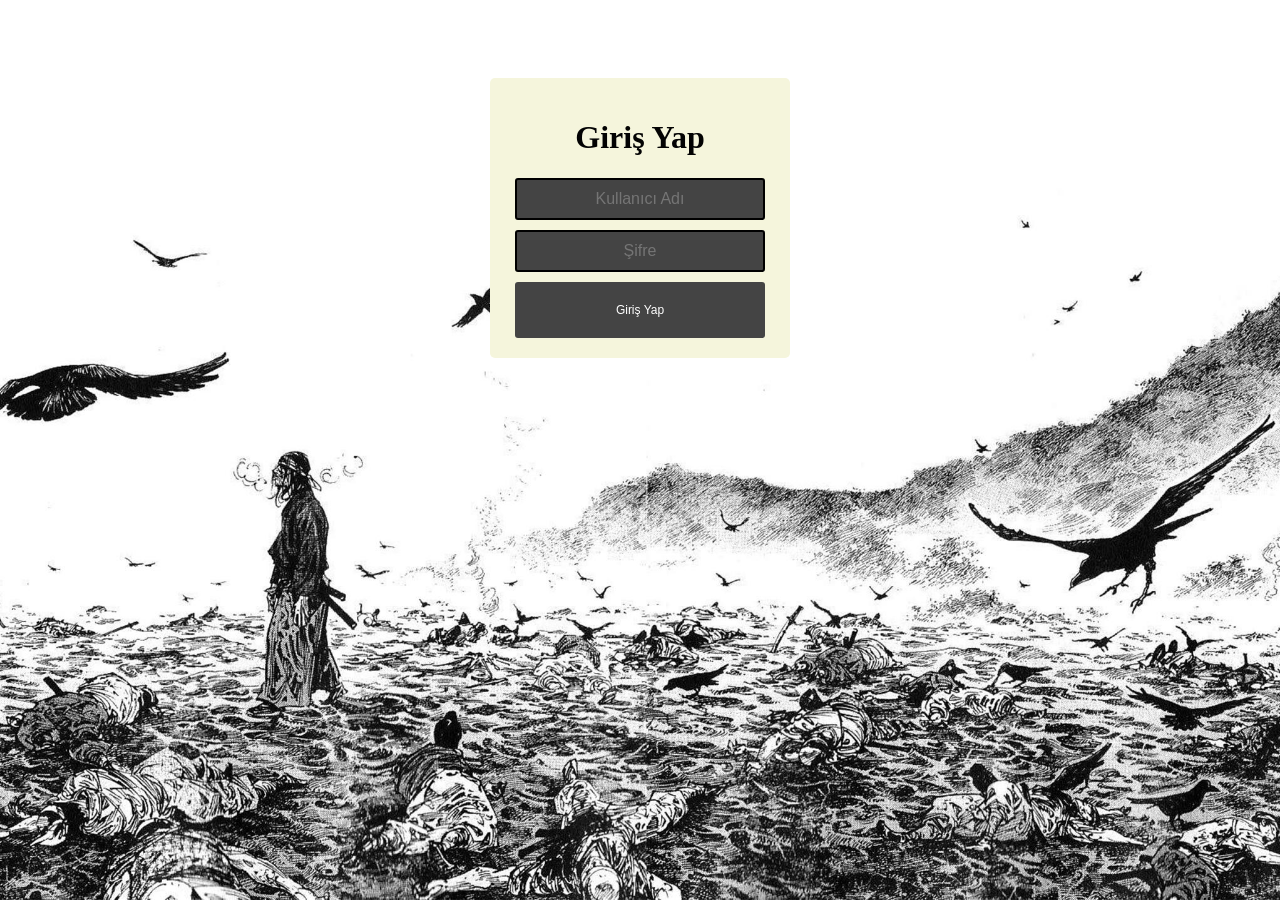
<file: index.html>
<!DOCTYPE html>
<html lang="tr">
<head>
	<meta charset="UTF-8">
	<meta http-equiv="X-UA-Compatible" content="IE=edge">
	<meta name="viewport" content="width=device-width, initial-scale=1.0">
	<title>Giriş Yap</title>
	<link rel="stylesheet" type="text/css" href="login.css">
</head>
<body>
	<div class="login">
		<div class="login-screen">
			<div class="app-title">
				<h1>Giriş Yap</h1>	
			</div>
		<form action="kayitkontrol.php" method="post">
			<div class="login-form">
				<div class="control-group">
					<input type="email" name="username" class="login-field" placeholder="Kullanıcı Adı" id="login-name">
					<label class="login-field-icon fui-user" for="login-name"></label>
				</div>
				<div class="control-group">
					<input type="password" name="password" class="login-field" placeholder="Şifre" id="login-pass">
					<label class="login-field-icon fui-user" for="login-pass"></label>
				</div>
				<button href="webproje.html" class="button button5">Giriş Yap</button>
			</div>
		</form>
		</div>
	</div>
</body>
</html>
</file>
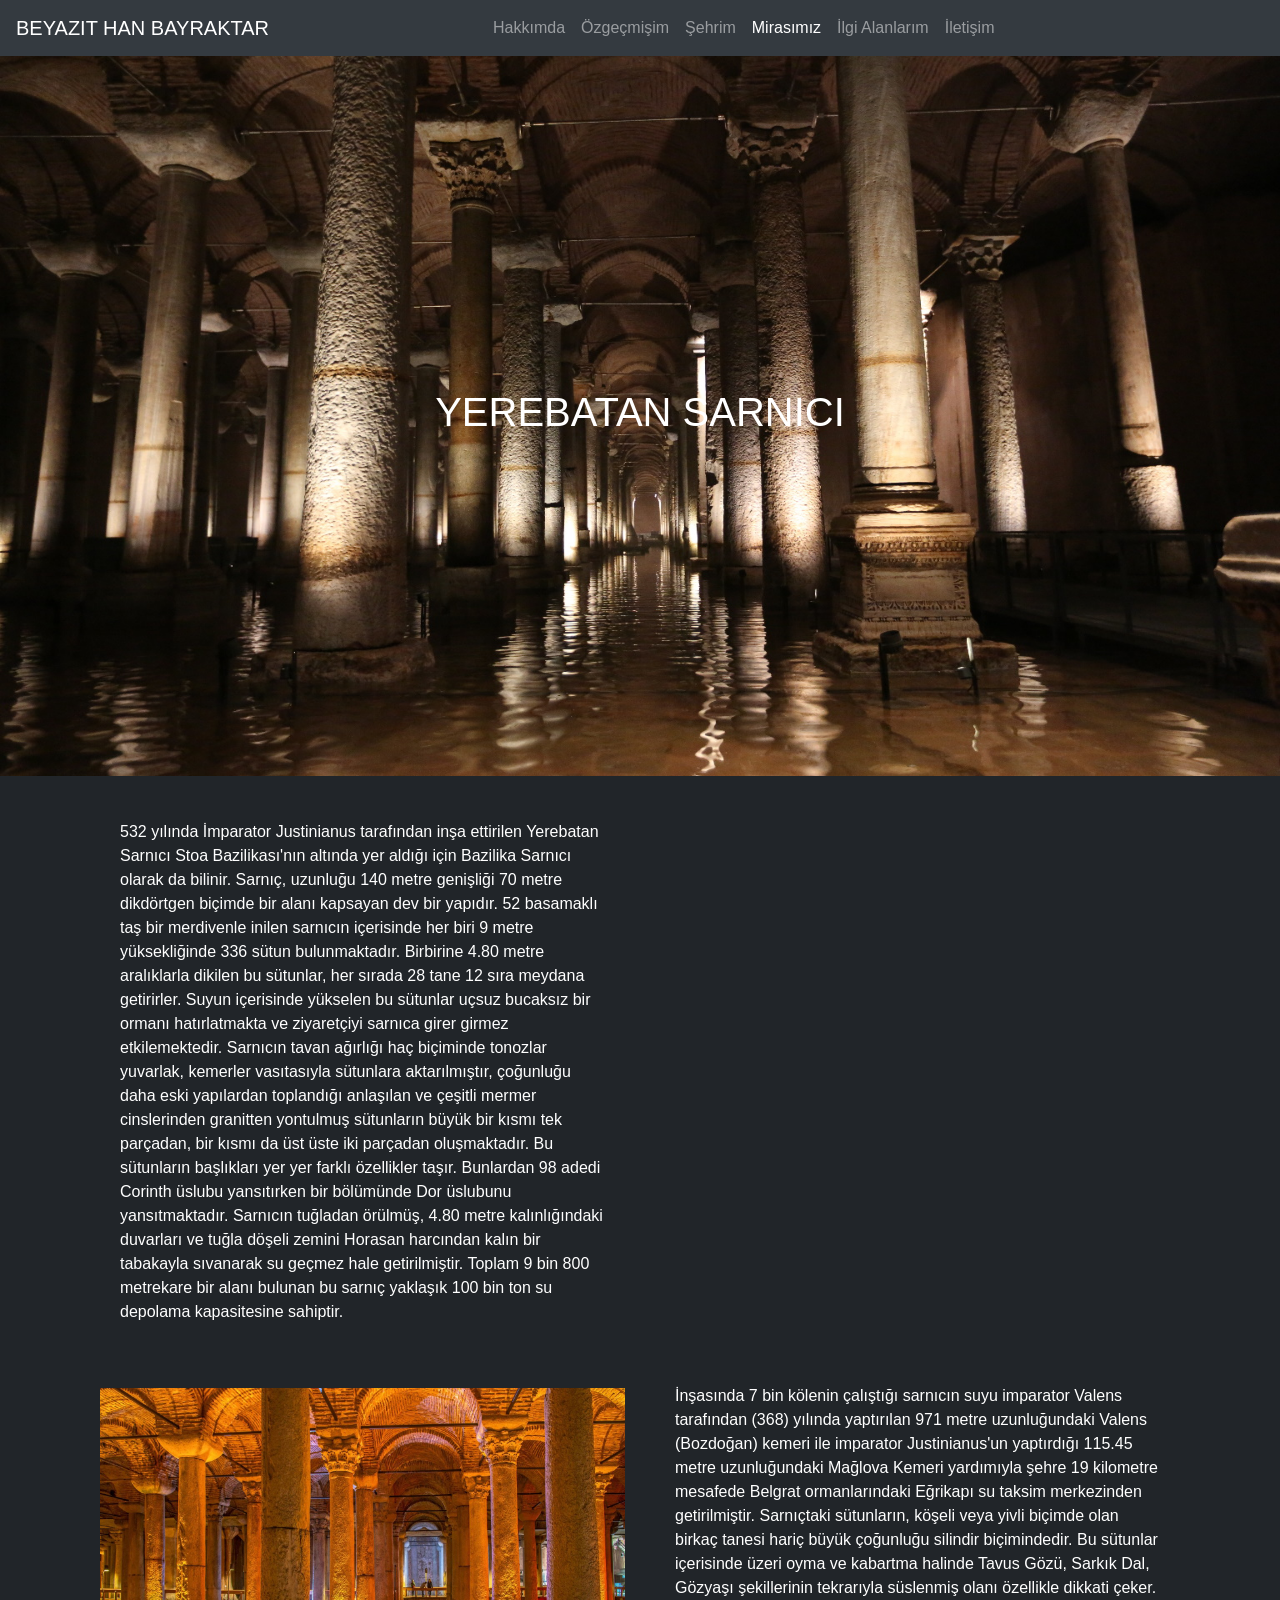
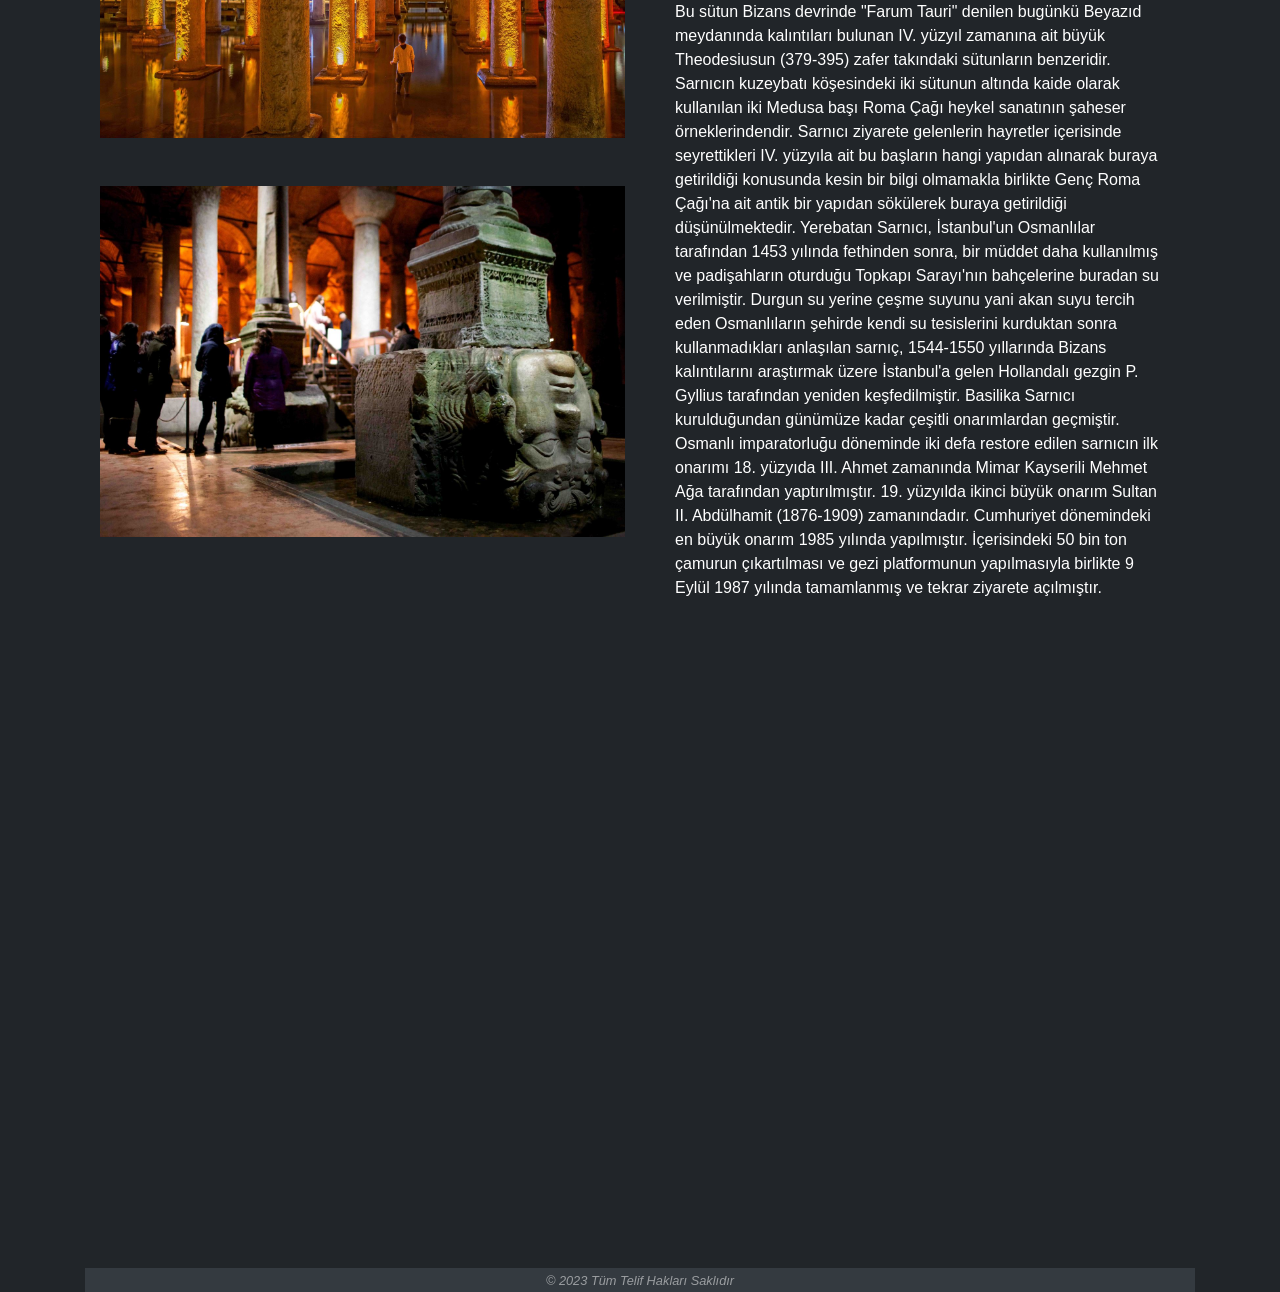
<file: mirasimiz.html>
<!DOCTYPE html>
<html lang="en">

<head>
  <meta charset="UTF-8">
  <meta http-equiv="X-UA-Compatible" content="IE=edge">
  <meta name="viewport" content="width=device-width, initial-scale=1.0">
  <title>Mirasımız</title>
  <link rel="stylesheet" href="https://cdn.jsdelivr.net/npm/bootstrap@4.6.2/dist/css/bootstrap.min.css"
    integrity="sha384-xOolHFLEh07PJGoPkLv1IbcEPTNtaed2xpHsD9ESMhqIYd0nLMwNLD69Npy4HI+N" crossorigin="anonymous">
  <style>
    body {
    background-color: #212529;
    margin: 0;
    padding: 0;
  }

    .header {
      position: relative;
      text-align: center;
    }

    .header img {
      width: 100%;
      height: auto;
    }

    .caption {
      position: absolute;
      top: 50%;
      left: 50%;
      transform: translate(-50%, -50%);
      color: white;
      text-align: center;
    }

    .row {
      margin: 20px 0;
    }

    .pg1,
    .pg2 {
      color: white;
      margin: 20px;
    }

    .ybs {
      width: 100%;
      height: auto;
    }
  </style>
</head>

<body>
  <nav class="navbar navbar-expand-lg navbar-dark bg-dark">
    <span class="navbar-brand mb-0 h1">BEYAZIT HAN BAYRAKTAR</span>
    <button class="navbar-toggler" type="button" data-toggle="collapse" data-target="#navbarSupportedContent"
      aria-controls="navbarSupportedContent" aria-expanded="false" aria-label="Toggle navigation">
      <span class="navbar-toggler-icon"></span>
    </button>
    <div class="mx-auto" style="width: 200px;"></div>
    <div class="collapse navbar-collapse" id="navbarSupportedContent">
      <ul class="navbar-nav">
        <li class="nav-item">
          <a class="nav-link" href="webproje.html">Hakkımda</a>
        </li>
        <li class="nav-item">
          <a class="nav-link" href="ozgecmisim.html">Özgeçmişim</a>
        </li>
        <li class="nav-item">
          <a class="nav-link" href="sehrim.html">Şehrim</a>
        </li>
        <li class="nav-item active">
          <a class="nav-link" href="mirasimiz.html">Mirasımız</a>
        </li>
        <li class="nav-item">
          <a class="nav-link" href="ilgialanlarim.html">İlgi Alanlarım</a>
        </li>
        <li class="nav-item">
          <a class="nav-link" href="iletisim.html">İletişim</a>
        </li>
      </ul>
    </div>
  </nav>
  <div class="header">
    <img class="img-fluid"
      src="miras1.jpg"
      alt="yerebatan-sarnici-acilis" />
    <div class="caption">
      <h1>YEREBATAN SARNICI</h1>
    </div>
  </div>
  <div class="container">
    <div class="row mt-4">
      <div class="col-lg-6 text-left">
        <p class="pg1">
          532 yılında İmparator Justinianus tarafından inşa ettirilen Yerebatan Sarnıcı Stoa Bazilikası'nın altında yer aldığı için Bazilika Sarnıcı olarak da bilinir. Sarnıç, uzunluğu 140 metre genişliği 70 metre dikdörtgen biçimde bir alanı kapsayan dev bir yapıdır. 52 basamaklı taş bir merdivenle inilen sarnıcın içerisinde her biri 9 metre yüksekliğinde 336 sütun bulunmaktadır. Birbirine 4.80 metre aralıklarla dikilen bu sütunlar, her sırada 28 tane 12 sıra meydana getirirler.
          Suyun içerisinde yükselen bu sütunlar uçsuz bucaksız bir ormanı hatırlatmakta ve ziyaretçiyi sarnıca girer girmez etkilemektedir. Sarnıcın tavan ağırlığı haç biçiminde tonozlar yuvarlak, kemerler vasıtasıyla sütunlara aktarılmıştır, çoğunluğu daha eski yapılardan toplandığı anlaşılan ve çeşitli mermer cinslerinden granitten yontulmuş sütunların büyük bir kısmı tek parçadan, bir kısmı da üst üste iki parçadan oluşmaktadır. Bu sütunların başlıkları yer yer farklı özellikler taşır. Bunlardan 98 adedi Corinth üslubu yansıtırken bir bölümünde Dor üslubunu yansıtmaktadır. Sarnıcın tuğladan örülmüş, 4.80 metre kalınlığındaki duvarları ve tuğla döşeli zemini Horasan harcından kalın bir tabakayla sıvanarak su geçmez hale getirilmiştir. Toplam 9 bin 800 metrekare bir alanı bulunan bu sarnıç yaklaşık 100 bin ton su depolama kapasitesine sahiptir.
        </p>
      </div>
      <div class="col-lg-6 mt-5">
        <div class="embed-responsive embed-responsive-16by9">
          <iframe class="embed-responsive-item"
            src="https://www.youtube.com/embed/NKOFNJhEKv8" title="YouTube video player" frameborder="0"
            allow="accelerometer; autoplay; clipboard-write; encrypted-media; gyroscope; picture-in-picture; web-share"
            allowfullscreen></iframe>
        </div>
      </div>
    </div>

    <div class="row">
      <div class="col-lg-6">
        <img class="ybs img-fluid mt-4"
          src="miras2.jpg"
          alt="istanbulresim">
          <img class="ybs img-fluid mt-5"
          src="miras3.jpg"
          alt="istanbulresim">
      </div>
      <div class="col-lg-6 text-left">
        <p class="pg2">
          İnşasında 7 bin kölenin çalıştığı sarnıcın suyu imparator Valens tarafından (368) yılında yaptırılan 971 metre uzunluğundaki Valens (Bozdoğan) kemeri ile imparator Justinianus'un yaptırdığı 115.45 metre uzunluğundaki Mağlova Kemeri yardımıyla şehre 19 kilometre mesafede Belgrat ormanlarındaki Eğrikapı su taksim merkezinden getirilmiştir. Sarnıçtaki sütunların, köşeli veya yivli biçimde olan birkaç tanesi hariç büyük çoğunluğu silindir biçimindedir. Bu sütunlar içerisinde üzeri oyma ve kabartma halinde Tavus Gözü, Sarkık Dal, Gözyaşı şekillerinin tekrarıyla süslenmiş olanı özellikle dikkati çeker. Bu sütun Bizans devrinde "Farum Tauri" denilen bugünkü Beyazıd meydanında kalıntıları bulunan IV. yüzyıl zamanına ait büyük Theodesiusun (379-395) zafer takındaki sütunların benzeridir. 
          Sarnıcın kuzeybatı köşesindeki iki sütunun altında kaide olarak kullanılan iki Medusa başı Roma Çağı heykel sanatının şaheser örneklerindendir. Sarnıcı ziyarete gelenlerin hayretler içerisinde seyrettikleri IV. yüzyıla ait bu başların hangi yapıdan alınarak buraya getirildiği konusunda kesin bir bilgi olmamakla birlikte Genç Roma Çağı'na ait antik bir yapıdan sökülerek buraya getirildiği düşünülmektedir.
          Yerebatan Sarnıcı, İstanbul'un Osmanlılar tarafından 1453 yılında fethinden sonra, bir müddet daha kullanılmış ve padişahların oturduğu Topkapı Sarayı'nın bahçelerine buradan su verilmiştir. Durgun su yerine çeşme suyunu yani akan suyu tercih eden Osmanlıların şehirde kendi su tesislerini kurduktan sonra kullanmadıkları anlaşılan sarnıç, 1544-1550 yıllarında Bizans kalıntılarını araştırmak üzere İstanbul'a gelen Hollandalı gezgin P. Gyllius tarafından yeniden keşfedilmiştir.
          Basilika Sarnıcı kurulduğundan günümüze kadar çeşitli onarımlardan geçmiştir. Osmanlı imparatorluğu döneminde iki defa restore edilen sarnıcın ilk onarımı 18. yüzyıda III. Ahmet zamanında Mimar Kayserili Mehmet Ağa tarafından yaptırılmıştır. 19. yüzyılda ikinci büyük onarım Sultan II. Abdülhamit (1876-1909) zamanındadır. Cumhuriyet dönemindeki en büyük onarım 1985 yılında yapılmıştır. İçerisindeki 50 bin ton çamurun çıkartılması ve gezi platformunun yapılmasıyla birlikte 9 Eylül 1987 yılında tamamlanmış ve tekrar ziyarete açılmıştır.
        </p>
      </div>
    </div>

    <div class="row">
      <div class="col-lg-12">
        <div class="embed-responsive embed-responsive-16by9">
          <iframe
            src="https://www.google.com/maps/embed?pb=!1m18!1m12!1m3!1d3010.7710559424486!2d28.97530307577567!3d41.008383971350455!2m3!1f0!2f0!3f0!3m2!1i1024!2i768!4f13.1!3m3!1m2!1s0x14cab9bde0c66ac9%3A0x60c02fe1ee6d8471!2zWWVyZWJhdGFuIFNhcm7EsWPEsQ!5e0!3m2!1str!2str!4v1684333555972!5m2!1str!2str"
            class="embed-responsive-item" style="border:0" allowfullscreen loading="lazy" referrerpolicy="no-referrer-when-downgrade"></iframe>
        </div>
      </div>
    </div>

    <footer class="bg-dark text-white-50 mt-3">
      <div class="container text-center">
        <small><i>&copy 2023 Tüm Telif Hakları Saklıdır</i></small>
      </div>
    </footer>
  </div>

  <script src="https://cdn.jsdelivr.net/npm/jquery@3.5.1/dist/jquery.slim.min.js"
    integrity="sha384-DfXdz2htPH0lsSSs5nCTpuj/zy4C+OGpamoFVy38MVBnE+IbbVYUew+OrCXaRkfj"
    crossorigin="anonymous"></script>
  <script src="https://cdn.jsdelivr.net/npm/popper.js@1.16.1/dist/umd/popper.min.js"
    integrity="sha384-9/reFTGAW83EW2RDu2S0VKaIzap3H66lZH81PoYlFhbGU+6BZp6G7niu735Sk7lN"
    crossorigin="anonymous"></script>
  <script src="https://cdn.jsdelivr.net/npm/bootstrap@4.6.2/dist/js/bootstrap.min.js"
    integrity="sha384-+sLIOodYLS7CIrQpBjl+C7nPvqq+FbNUBDunl/OZv93DB7Ln/533i8e/mZXLi/P+"
    crossorigin="anonymous"></script>
</body>

</html>
</file>
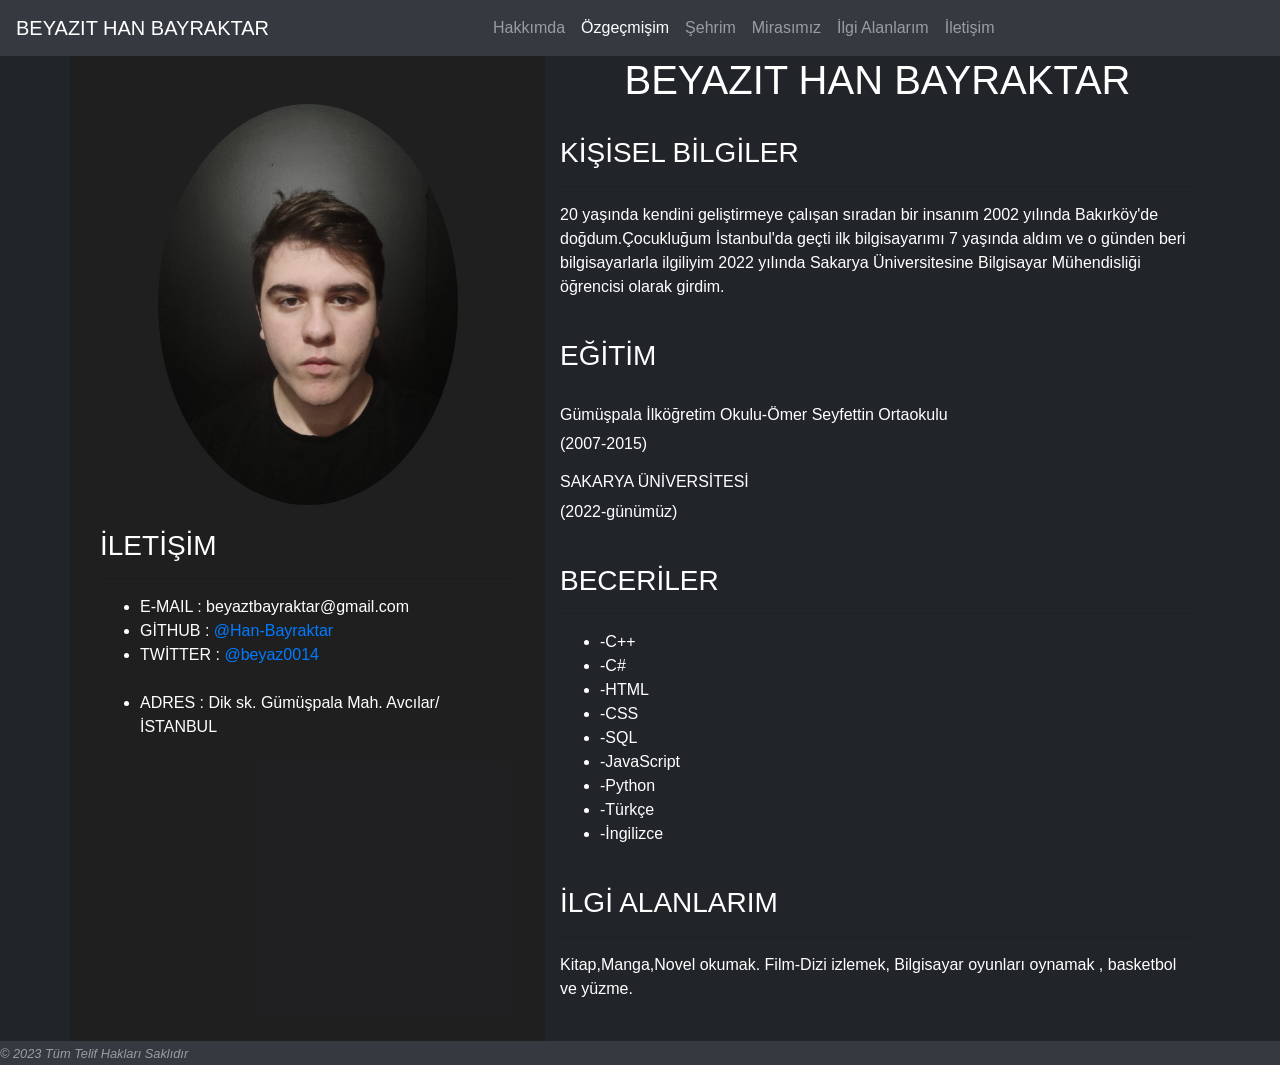
<file: ozgecmisim.html>
<!DOCTYPE html>
<html lang="en">
<head>
    <meta charset="UTF-8">
    <meta http-equiv="X-UA-Compatible" content="IE=edge">
    <meta name="viewport" content="width=device-width, initial-scale=1.0">
    <link rel="stylesheet" href="ozgecmisim.css">
    <title>Özgeçmiş(CV)</title>
    <link rel="stylesheet" href="https://cdn.jsdelivr.net/npm/bootstrap@4.6.2/dist/css/bootstrap.min.css" integrity="sha384-xOolHFLEh07PJGoPkLv1IbcEPTNtaed2xpHsD9ESMhqIYd0nLMwNLD69Npy4HI+N" crossorigin="anonymous">
</head>
<body>
    <nav class="navbar navbar-expand-lg navbar-dark bg-dark">
        <span class="navbar-brand mb-0 h5">BEYAZIT HAN BAYRAKTAR</span>
        <button class="navbar-toggler" type="button" data-toggle="collapse" data-target="#navbarSupportedContent" aria-controls="navbarSupportedContent" aria-expanded="false" aria-label="Toggle navigation">
          <span class="navbar-toggler-icon"></span>
        </button>
        <div class="mx-auto" style="width: 200px;"></div>
        <div class="collapse navbar-collapse" id="navbarSupportedContent">
          <ul class="navbar-nav">
            <li class="nav-item">
              <a class="nav-link" href="webproje.html" >Hakkımda</a>
            </li>
            <li class="nav-item active">
              <a class="nav-link" href="ozgecmisim.html" >Özgeçmişim</a>
            </li>
            <li class="nav-item">
              <a class="nav-link" href="sehrim.html" >Şehrim</a>
            </li>
            <li class="nav-item">
              <a class="nav-link" href="mirasimiz.html" >Mirasımız</a>
            </li>
            <li class="nav-item">
              <a class="nav-link" href="ilgialanlarim.html" >İlgi Alanlarım</a>
            </li>
            <li class="nav-item">
              <a class="nav-link" href="iletisim.html" >İletişim</a>
            </li>
          </ul>
      </div>
      </nav>
        <section class="sayfa">
            <div class="container ">
                <div class="row">
                    <div class="sütun1 col-lg-5 col-sm-12">
                        <div class="container d-inline-block h-100 ablok">
                            <img class="img-fluid rounded-circle mx-auto mt-5 d-block " src="cv.jpg"  width="300" height="300" alt="beyazıt">
                            <br>
                            <h3>İLETİŞİM</h3>
                            <hr>
                             <ul >
                              <li>E-MAIL : beyaztbayraktar@gmail.com</li>
                              <li>GİTHUB :<a href="https://github.com/Han-Bayraktar" target="_blank"> @Han-Bayraktar</a></li>
                              <li>TWİTTER :<a href="https://twitter.com/beyaz0014" target="_blank"> @beyaz0014</a></li><br>
                              <li>ADRES : Dik sk. Gümüşpala Mah. Avcılar/İSTANBUL</li><br>
                             </ul>
                        </div>
                    </div>
    
                    <div class="col-lg-7 col-sm-12 text-md-left">
                        <h1 class="text-center">BEYAZIT HAN BAYRAKTAR</h1>
                        <br>
                        <h3>KİŞİSEL BİLGİLER</h3>
                        <hr>
                        <p>20 yaşında kendini geliştirmeye çalışan sıradan bir insanım 2002 yılında Bakırköy'de doğdum.Çocukluğum İstanbul'da geçti ilk bilgisayarımı 7 yaşında aldım ve o günden beri bilgisayarlarla ilgiliyim 2022 yılında Sakarya Üniversitesine Bilgisayar Mühendisliği öğrencisi olarak girdim.
                        </p>
                        <br>
    
                        <h3>EĞİTİM</h3>
                        <hr>
                        <h6>Gümüşpala İlköğretim Okulu-Ömer Seyfettin Ortaokulu</h6>
                        <p>(2007-2015)<br>
                        </p>
    
                        <h6>SAKARYA ÜNİVERSİTESİ</h6>
                        <p>(2022-günümüz)<br> 
                        </p><br>
    
                        <h3>BECERİLER</h3>
                        <hr>
                        <p>
                            <ul>
                                <li>-C++</li>
                                <li>-C#</li>
                                <li>-HTML</li>
                                <li>-CSS</li>
                                <li>-SQL</li>
                                <li>-JavaScript</li>
                                <li>-Python</li>
                                <li>-Türkçe</li>
                                <li>-İngilizce</li>
                            </ul>
                        </p><br>
    
                        <h3>İLGİ ALANLARIM</h3>
                        <hr>
                        <p>Kitap,Manga,Novel okumak. Film-Dizi izlemek, Bilgisayar oyunları oynamak , basketbol ve yüzme.</p><br>
                        
                    </div>
                </div>
            </div>
        </section> 
        <footer class="bg-dark text-white-50 ">
   
          <small><i>&copy 2023 Tüm Telif Hakları Saklıdır</i></small>
           
      </footer>
    <script src="https://cdn.jsdelivr.net/npm/jquery@3.5.1/dist/jquery.slim.min.js" integrity="sha384-DfXdz2htPH0lsSSs5nCTpuj/zy4C+OGpamoFVy38MVBnE+IbbVYUew+OrCXaRkfj" crossorigin="anonymous"></script>
    <script src="https://cdn.jsdelivr.net/npm/popper.js@1.16.1/dist/umd/popper.min.js" integrity="sha384-9/reFTGAW83EW2RDu2S0VKaIzap3H66lZH81PoYlFhbGU+6BZp6G7niu735Sk7lN" crossorigin="anonymous"></script>
    <script src="https://cdn.jsdelivr.net/npm/bootstrap@4.6.2/dist/js/bootstrap.min.js" integrity="sha384-+sLIOodYLS7CIrQpBjl+C7nPvqq+FbNUBDunl/OZv93DB7Ln/533i8e/mZXLi/P+" crossorigin="anonymous"></script>
</body>
</html>
</file>
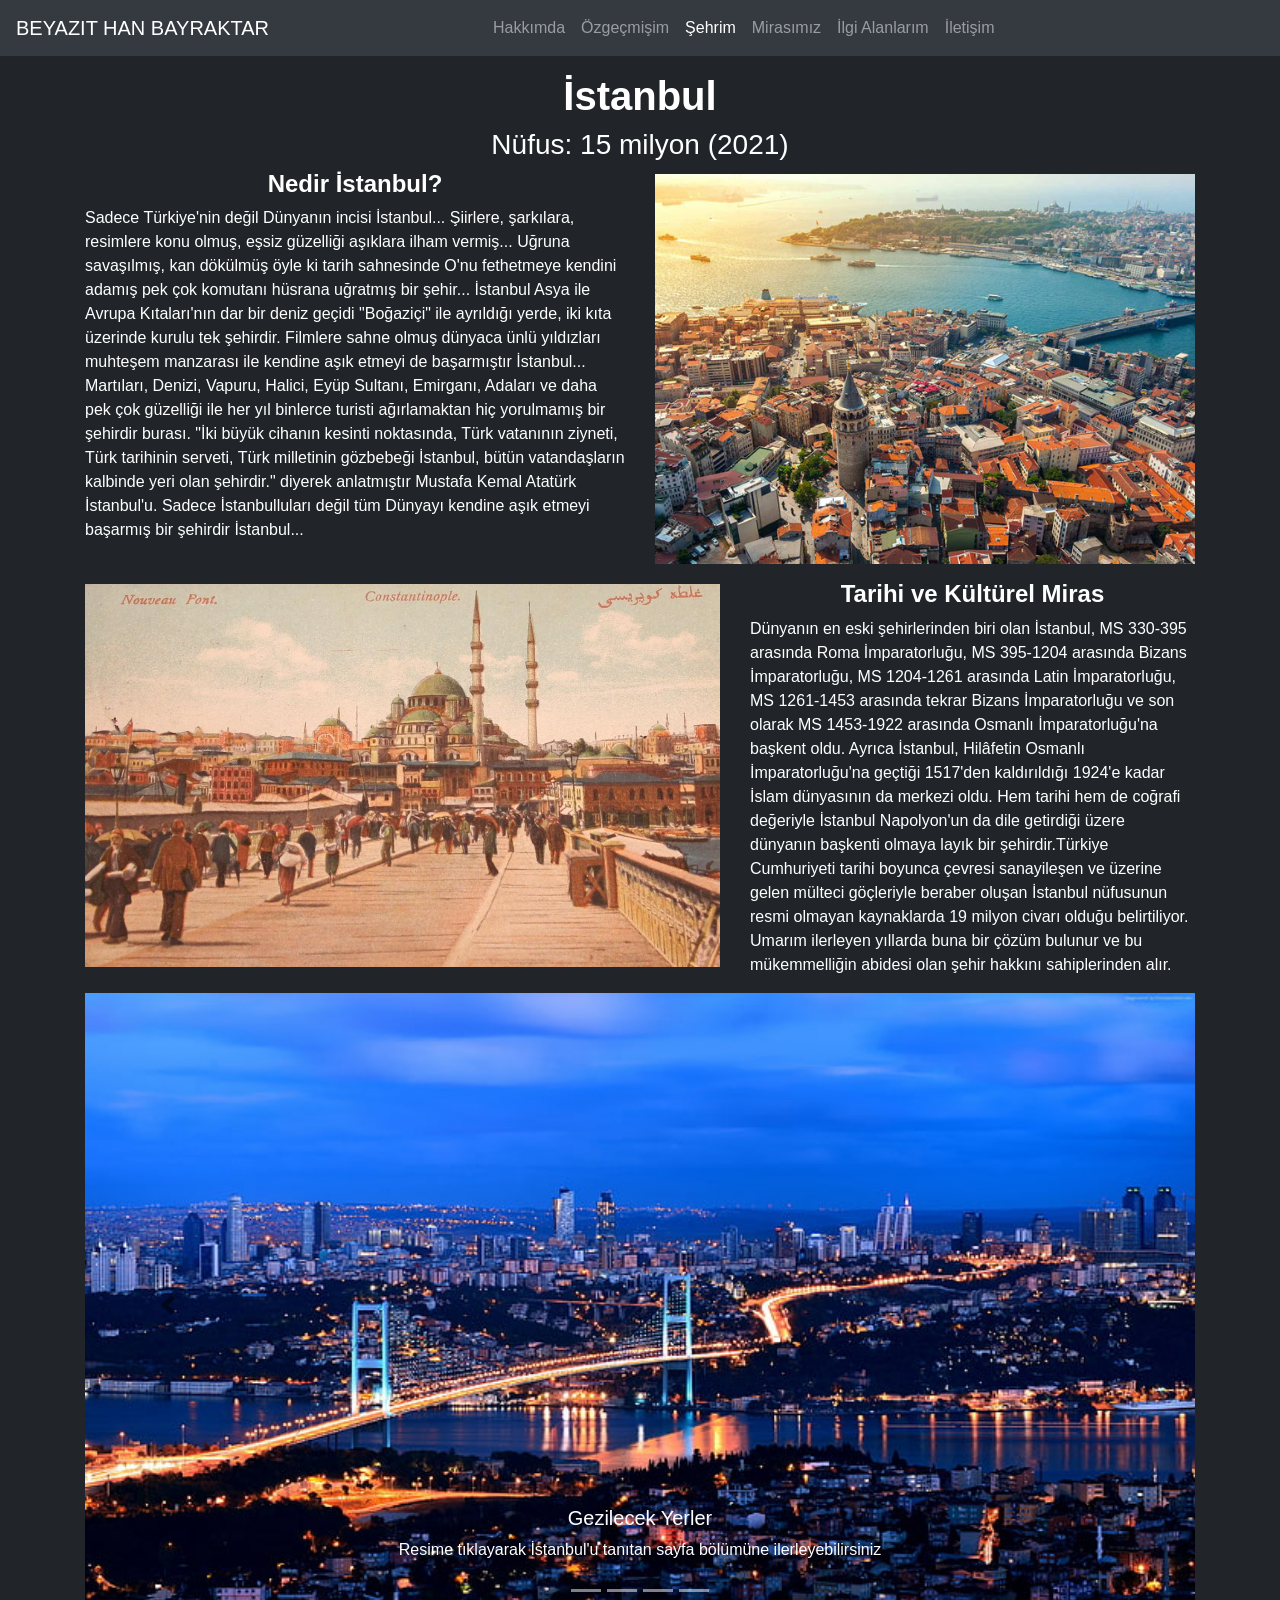
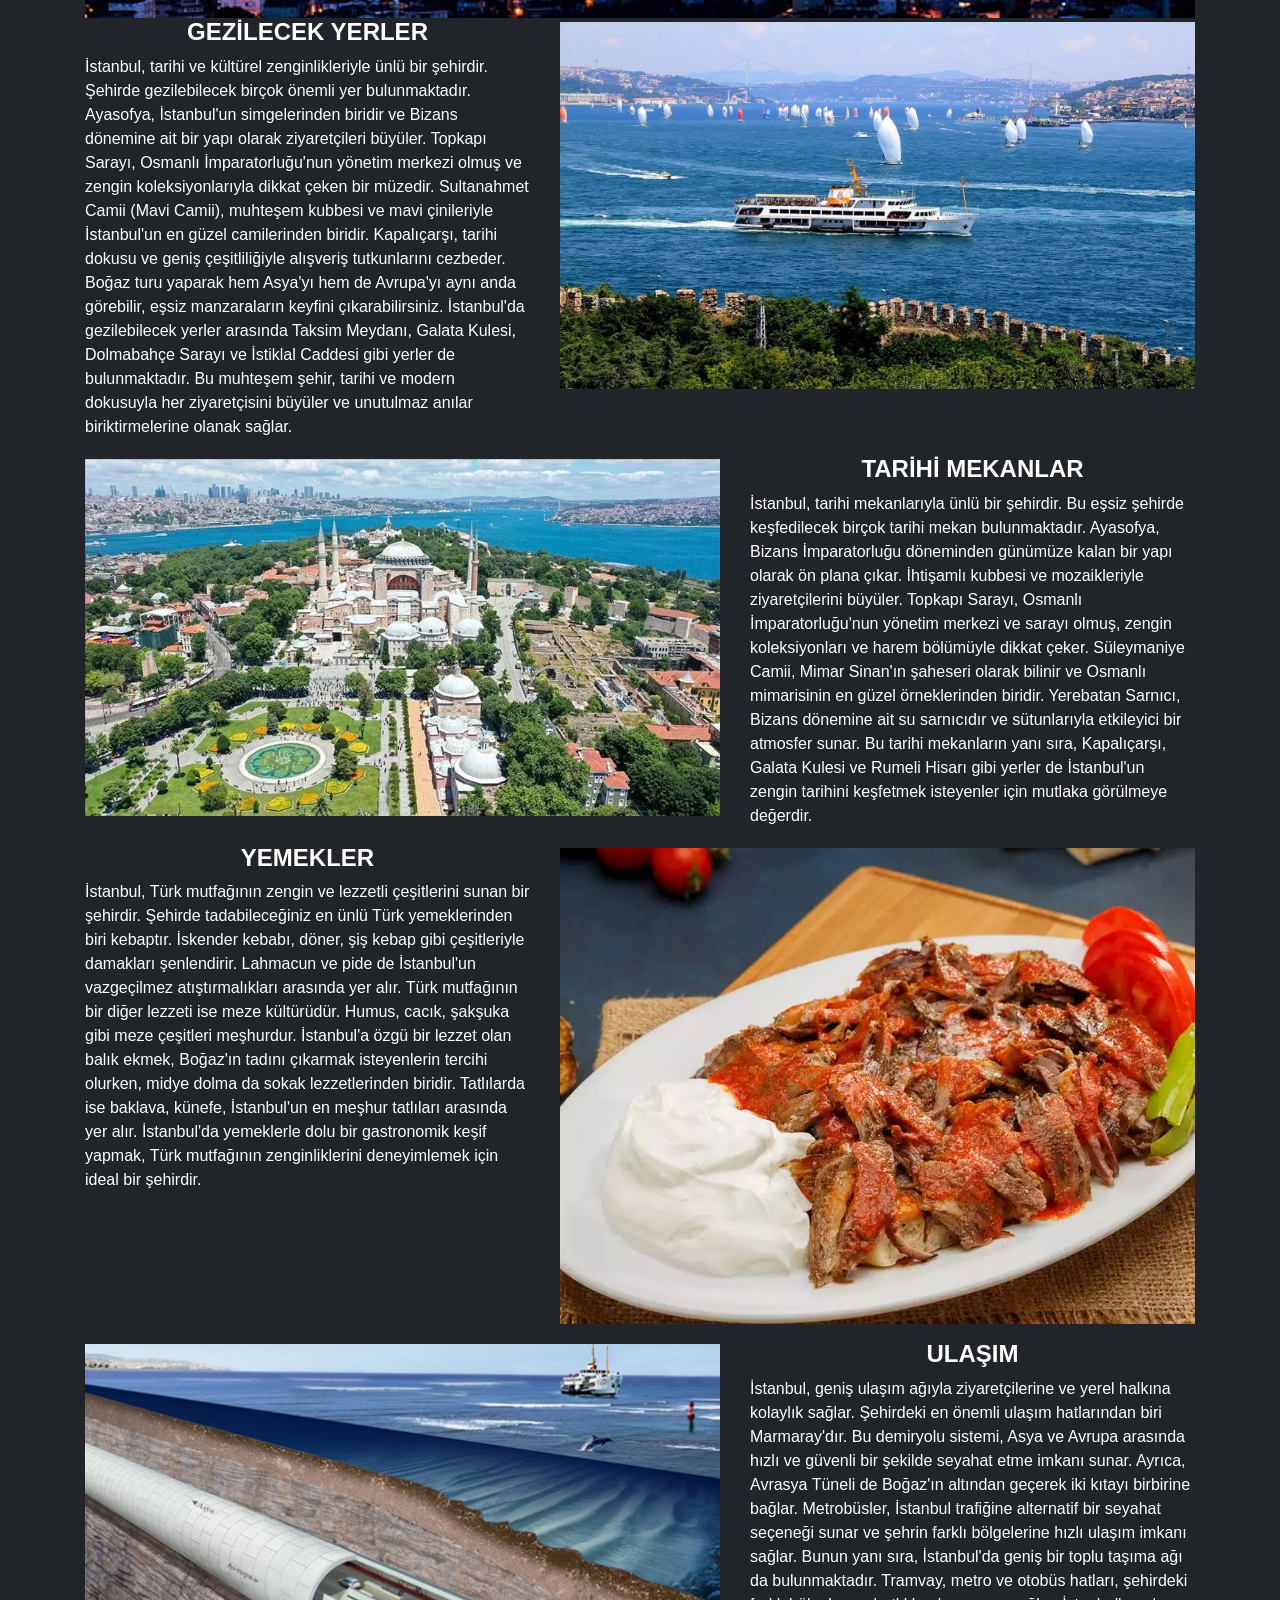
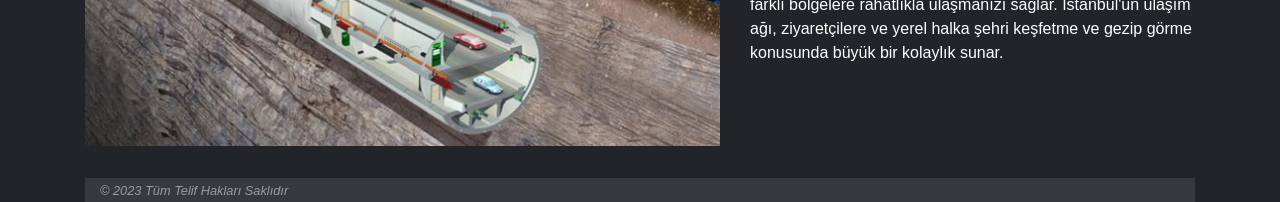
<file: sehrim.html>
<!DOCTYPE html>
<html lang="en">

<head>
  <meta charset="UTF-8">
  <meta http-equiv="X-UA-Compatible" content="IE=edge">
  <meta name="viewport" content="width=device-width, initial-scale=1.0">
  <title>Şehrim</title>
  <link rel="stylesheet" href="https://cdn.jsdelivr.net/npm/bootstrap@4.6.2/dist/css/bootstrap.min.css"
    integrity="sha384-xOolHFLEh07PJGoPkLv1IbcEPTNtaed2xpHsD9ESMhqIYd0nLMwNLD69Npy4HI+N" crossorigin="anonymous">
  <link rel="stylesheet" href="sehrim.css">
  <style>
    .carousel-item img {
      object-fit: cover;
    }
  </style>
</head>

<body>
  <nav class="navbar navbar-expand-lg navbar-dark bg-dark">
    <span class="navbar-brand mb-0 h1">BEYAZIT HAN BAYRAKTAR</span>
    <button class="navbar-toggler" type="button" data-toggle="collapse" data-target="#navbarSupportedContent"
      aria-controls="navbarSupportedContent" aria-expanded="false" aria-label="Toggle navigation">
      <span class="navbar-toggler-icon"></span>
    </button>
    <div class="mx-auto" style="width: 200px;"></div>
    <div class="collapse navbar-collapse" id="navbarSupportedContent">
      <ul class="navbar-nav">
        <li class="nav-item">
          <a class="nav-link" href="webproje.html">Hakkımda</a>
        </li>
        <li class="nav-item">
          <a class="nav-link" href="ozgecmisim.html">Özgeçmişim</a>
        </li>
        <li class="nav-item active">
          <a class="nav-link" href="sehrim.html">Şehrim</a>
        </li>
        <li class="nav-item">
          <a class="nav-link" href="mirasimiz.html">Mirasımız</a>
        </li>
        <li class="nav-item">
          <a class="nav-link" href="ilgialanlarim.html">İlgi Alanlarım</a>
        </li>
        <li class="nav-item">
          <a class="nav-link" href="iletisim.html">İletişim</a>
        </li>
      </ul>
    </div>
  </nav>
  <div class="container">
    <h1 class="text-center font-weight-bold mt-3">İstanbul</h1>
    <h3 class="text-center">Nüfus: 15 milyon (2021)</h3>

    <div class="row">
      <div class="col-md-6 text-left">
        <h4 class="text-center font-weight-bold">Nedir İstanbul?</h4>
        <p>Sadece Türkiye'nin değil Dünyanın incisi İstanbul... Şiirlere, şarkılara, resimlere konu olmuş, eşsiz güzelliği aşıklara ilham vermiş... Uğruna savaşılmış, kan dökülmüş öyle ki tarih sahnesinde O'nu fethetmeye kendini adamış pek çok komutanı hüsrana uğratmış bir şehir...

          İstanbul Asya ile Avrupa Kıtaları'nın dar bir deniz geçidi "Boğaziçi" ile ayrıldığı yerde, iki kıta üzerinde kurulu tek şehirdir. Filmlere sahne olmuş dünyaca ünlü yıldızları muhteşem manzarası ile kendine aşık etmeyi de başarmıştır İstanbul... Martıları, Denizi, Vapuru, Halici, Eyüp Sultanı, Emirganı, Adaları ve daha pek çok güzelliği ile her yıl binlerce turisti ağırlamaktan hiç yorulmamış bir şehirdir burası. 
          
          "İki büyük cihanın kesinti noktasında, Türk vatanının ziyneti, Türk tarihinin serveti, Türk milletinin gözbebeği İstanbul, bütün vatandaşların kalbinde yeri olan şehirdir." diyerek anlatmıştır Mustafa Kemal Atatürk İstanbul'u. Sadece İstanbulluları değil tüm Dünyayı kendine aşık etmeyi başarmış bir şehirdir İstanbul...
        </p>
      </div>
      <div class="col-md-6">
        <img class="mt-1 mb-3 img-fluid" src="şehir1.jpg" alt="istanbulresim">
      </div>
    </div>

    <div class="row">
      <div class="col-md-7">
        <img class="mt-1 mb-3 img-fluid" src="şehir2.jpg" alt="istanbulresim">
    </div>
    <div class="col-md-5 text-left">
      <h4 class="text-center font-weight-bold">Tarihi ve Kültürel Miras</h4>
      <p>Dünyanın en eski şehirlerinden biri olan İstanbul, MS 330-395 arasında Roma İmparatorluğu, MS 395-1204 arasında Bizans İmparatorluğu, MS 1204-1261 arasında Latin İmparatorluğu, MS 1261-1453 arasında tekrar Bizans İmparatorluğu ve son olarak MS 1453-1922 arasında Osmanlı İmparatorluğu'na başkent oldu. Ayrıca İstanbul, Hilâfetin Osmanlı İmparatorluğu'na geçtiği 1517'den kaldırıldığı 1924'e kadar İslam dünyasının da merkezi oldu.
        Hem tarihi hem de coğrafi değeriyle İstanbul Napolyon'un da dile getirdiği üzere dünyanın başkenti olmaya layık bir şehirdir.Türkiye Cumhuriyeti tarihi boyunca çevresi sanayileşen ve üzerine gelen mülteci göçleriyle beraber oluşan İstanbul nüfusunun resmi olmayan kaynaklarda 19 milyon civarı olduğu belirtiliyor. Umarım ilerleyen yıllarda buna bir çözüm bulunur ve bu mükemmelliğin abidesi olan şehir hakkını sahiplerinden alır.</p>
    </div>
  </div>

  <div id="carouselExampleIndicators" class="carousel slide" data-ride="carousel">
    <ol class="carousel-indicators">
      <li data-target="#carouselExampleIndicators" data-slide-to="0" class="active"></li>
      <li data-target="#carouselExampleIndicators" data-slide-to="1"></li>
      <li data-target="#carouselExampleIndicators" data-slide-to="2"></li>
      <li data-target="#carouselExampleIndicators" data-slide-to="3"></li>
    </ol>
    <div class="carousel-inner">
      <div class="carousel-item active">
        <a href="#gezilecekyer"><img class="d-block w-100" src="şehir3.jpg" alt="İstanbul 1"></a>
        <div class="carousel-caption d-none d-md-block">
          <h5>Gezilecek Yerler</h5>
          <p>Resime tıklayarak İstanbul'u tanıtan sayfa bölümüne ilerleyebilirsiniz</p>
        </div>
      </div>
      <div class="carousel-item">
        <a href="#tarihimekan"><img class="d-block w-100" src="şehir4.jpg" alt="İstanbul 1"></a>
        <div class="carousel-caption d-none d-md-block">
          <h5>Tarihi Mekanlar</h5>
          <p>Resime tıklayarak İstanbul'u tanıtan sayfa bölümüne ilerleyebilirsinizt</p>
        </div>
      </div>
      <div class="carousel-item">
        <a href="#yemek"><img class="d-block w-100" src="şehir5.jpg" alt="İstanbul 1"></a>
        <div class="carousel-caption d-none d-md-block">
          <h5>Yemekler</h5>
          <p>Resime tıklayarak İstanbul'u tanıtan sayfa bölümüne ilerleyebilirsiniz</p>
        </div>
      </div>
      <div class="carousel-item">
        <a href="#ulasim"><img class="d-block w-100" src="şehir6.jpg" alt="İstanbul 1"></a>
        <div class="carousel-caption d-none d-md-block">
          <h5>Ulaşım</h5>
          <p>Resime tıklayarak İstanbul'u tanıtan sayfa bölümüne ilerleyebilirsiniz</p>
        </div>
      </div>
    </div>
    <a class="carousel-control-prev" href="#carouselExampleIndicators" role="button" data-slide="prev">
      <span class="carousel-control-prev-icon" aria-hidden="true"></span>
      <span class="sr-only">Previous</span>
    </a>
    <a class="carousel-control-next" href="#carouselExampleIndicators" role="button" data-slide="next">
      <span class="carousel-control-next-icon" aria-hidden="true"></span>
      <span class="sr-only">Next</span>
    </a>
  </div>

  <div class="row">
    <a name="gezilecekyer"></a>
    <div class="col-md-5 text-left">
      <h4 class="text-center font-weight-bold">GEZİLECEK YERLER</h4>
      <p>İstanbul, tarihi ve kültürel zenginlikleriyle ünlü bir şehirdir. Şehirde gezilebilecek birçok önemli yer bulunmaktadır. Ayasofya, İstanbul'un simgelerinden biridir ve Bizans dönemine ait bir yapı olarak ziyaretçileri büyüler. Topkapı Sarayı, Osmanlı İmparatorluğu'nun yönetim merkezi olmuş ve zengin koleksiyonlarıyla dikkat çeken bir müzedir. Sultanahmet Camii (Mavi Camii), muhteşem kubbesi ve mavi çinileriyle İstanbul'un en güzel camilerinden biridir. Kapalıçarşı, tarihi dokusu ve geniş çeşitliliğiyle alışveriş tutkunlarını cezbeder. Boğaz turu yaparak hem Asya'yı hem de Avrupa'yı aynı anda görebilir, eşsiz manzaraların keyfini çıkarabilirsiniz. İstanbul'da gezilebilecek yerler arasında Taksim Meydanı, Galata Kulesi, Dolmabahçe Sarayı ve İstiklal Caddesi gibi yerler de bulunmaktadır. Bu muhteşem şehir, tarihi ve modern dokusuyla her ziyaretçisini büyüler ve unutulmaz anılar biriktirmelerine olanak sağlar.</p>
    </div>
    <div class="col-md-7">
      <img class="mt-1 mb-3 img-fluid" src="şehir7.jpg" alt="istanbulresim">
    </div>
  </div>

  <div class="row">
    <a name="tarihimekan"></a>
    <div class="col-md-7">
      <img class="mt-1 mb-3 img-fluid" src="şehir8.webp" alt="istanbulresim">
    </div>
    <div class="col-md-5 text-left">
      <h4 class="text-center font-weight-bold">TARİHİ MEKANLAR</h4>
      <p>İstanbul, tarihi mekanlarıyla ünlü bir şehirdir. Bu eşsiz şehirde keşfedilecek birçok tarihi mekan bulunmaktadır. Ayasofya, Bizans İmparatorluğu döneminden günümüze kalan bir yapı olarak ön plana çıkar. İhtişamlı kubbesi ve mozaikleriyle ziyaretçilerini büyüler. Topkapı Sarayı, Osmanlı İmparatorluğu'nun yönetim merkezi ve sarayı olmuş, zengin koleksiyonları ve harem bölümüyle dikkat çeker. Süleymaniye Camii, Mimar Sinan'ın şaheseri olarak bilinir ve Osmanlı mimarisinin en güzel örneklerinden biridir. Yerebatan Sarnıcı, Bizans dönemine ait su sarnıcıdır ve sütunlarıyla etkileyici bir atmosfer sunar. Bu tarihi mekanların yanı sıra, Kapalıçarşı, Galata Kulesi ve Rumeli Hisarı gibi yerler de İstanbul'un zengin tarihini keşfetmek isteyenler için mutlaka görülmeye değerdir.</p>
    </div>
  </div>

  <div class="row">
    <a name="yemek"></a>
    <div class="col-md-5 text-left">
      <h4 class="text-center font-weight-bold">YEMEKLER</h4>
      <p>İstanbul, Türk mutfağının zengin ve lezzetli çeşitlerini sunan bir şehirdir. Şehirde tadabileceğiniz en ünlü Türk yemeklerinden biri kebaptır. İskender kebabı, döner, şiş kebap gibi çeşitleriyle damakları şenlendirir. Lahmacun ve pide de İstanbul'un vazgeçilmez atıştırmalıkları arasında yer alır. Türk mutfağının bir diğer lezzeti ise meze kültürüdür. Humus, cacık, şakşuka gibi meze çeşitleri meşhurdur. İstanbul'a özgü bir lezzet olan balık ekmek, Boğaz'ın tadını çıkarmak isteyenlerin tercihi olurken, midye dolma da sokak lezzetlerinden biridir. Tatlılarda ise baklava, künefe, İstanbul'un en meşhur tatlıları arasında yer alır. İstanbul'da yemeklerle dolu bir gastronomik keşif yapmak, Türk mutfağının zenginliklerini deneyimlemek için ideal bir şehirdir.</p>
    </div>
    <div class="col-md-7">
      <img class="mt-1 mb-3 img-fluid" src="şehir9.webp" alt="istanbulresim">
    </div>
  </div>

  <div class="row">
    <a name="ulasim"></a>
    <div class="col-md-7">
      <img class="mt-1 mb-3 img-fluid" src="şehir10.jpg" alt="istanbulresim">
    </div>
    <div class="col-md-5 text-left">
      <h4 class="text-center font-weight-bold">ULAŞIM</h4>
      <p>İstanbul, geniş ulaşım ağıyla ziyaretçilerine ve yerel halkına kolaylık sağlar. Şehirdeki en önemli ulaşım hatlarından biri Marmaray'dır. Bu demiryolu sistemi, Asya ve Avrupa arasında hızlı ve güvenli bir şekilde seyahat etme imkanı sunar. Ayrıca, Avrasya Tüneli de Boğaz'ın altından geçerek iki kıtayı birbirine bağlar. Metrobüsler, İstanbul trafiğine alternatif bir seyahat seçeneği sunar ve şehrin farklı bölgelerine hızlı ulaşım imkanı sağlar. Bunun yanı sıra, İstanbul'da geniş bir toplu taşıma ağı da bulunmaktadır. Tramvay, metro ve otobüs hatları, şehirdeki farklı bölgelere rahatlıkla ulaşmanızı sağlar. İstanbul'un ulaşım ağı, ziyaretçilere ve yerel halka şehri keşfetme ve gezip görme konusunda büyük bir kolaylık sunar.</p>
    </div>
  </div>

  <footer class="bg-dark text-white-50 mt-3">
    <div class="container text-left">
      <small><i>&copy; 2023 Tüm Telif Hakları Saklıdır</i></small>
    </div>
  </footer>
  
  <script src="https://code.jquery.com/jquery-3.5.1.slim.min.js" integrity="sha384-DfXdz2htPH0lsSSs5nCTpuj/zy4C+OGpamoFVy38MVBnE+IbbVYUew+OrCXaRkfj" crossorigin="anonymous"></script>
  <script src="https://cdn.jsdelivr.net/npm/popper.js@1.16.1/dist/umd/popper.min.js" integrity="sha384-9/reFTGAW83EW2RDu2S0VKaIzap3H66lZH81PoYlFhbGU+6BZp6G7niu735Sk7lN" crossorigin="anonymous"></script>
  <script src="https://cdn.jsdelivr.net/npm/bootstrap@4.6.2/dist/js/bootstrap.min.js" integrity="sha384-+sLIOodYLS7CIrQpBjl+C7nPvqq+FbNUBDunl/OZv93DB7Ln/533i8e/mZXLi/P+" crossorigin="anonymous"></script>
  </body>
  </html>
</file>
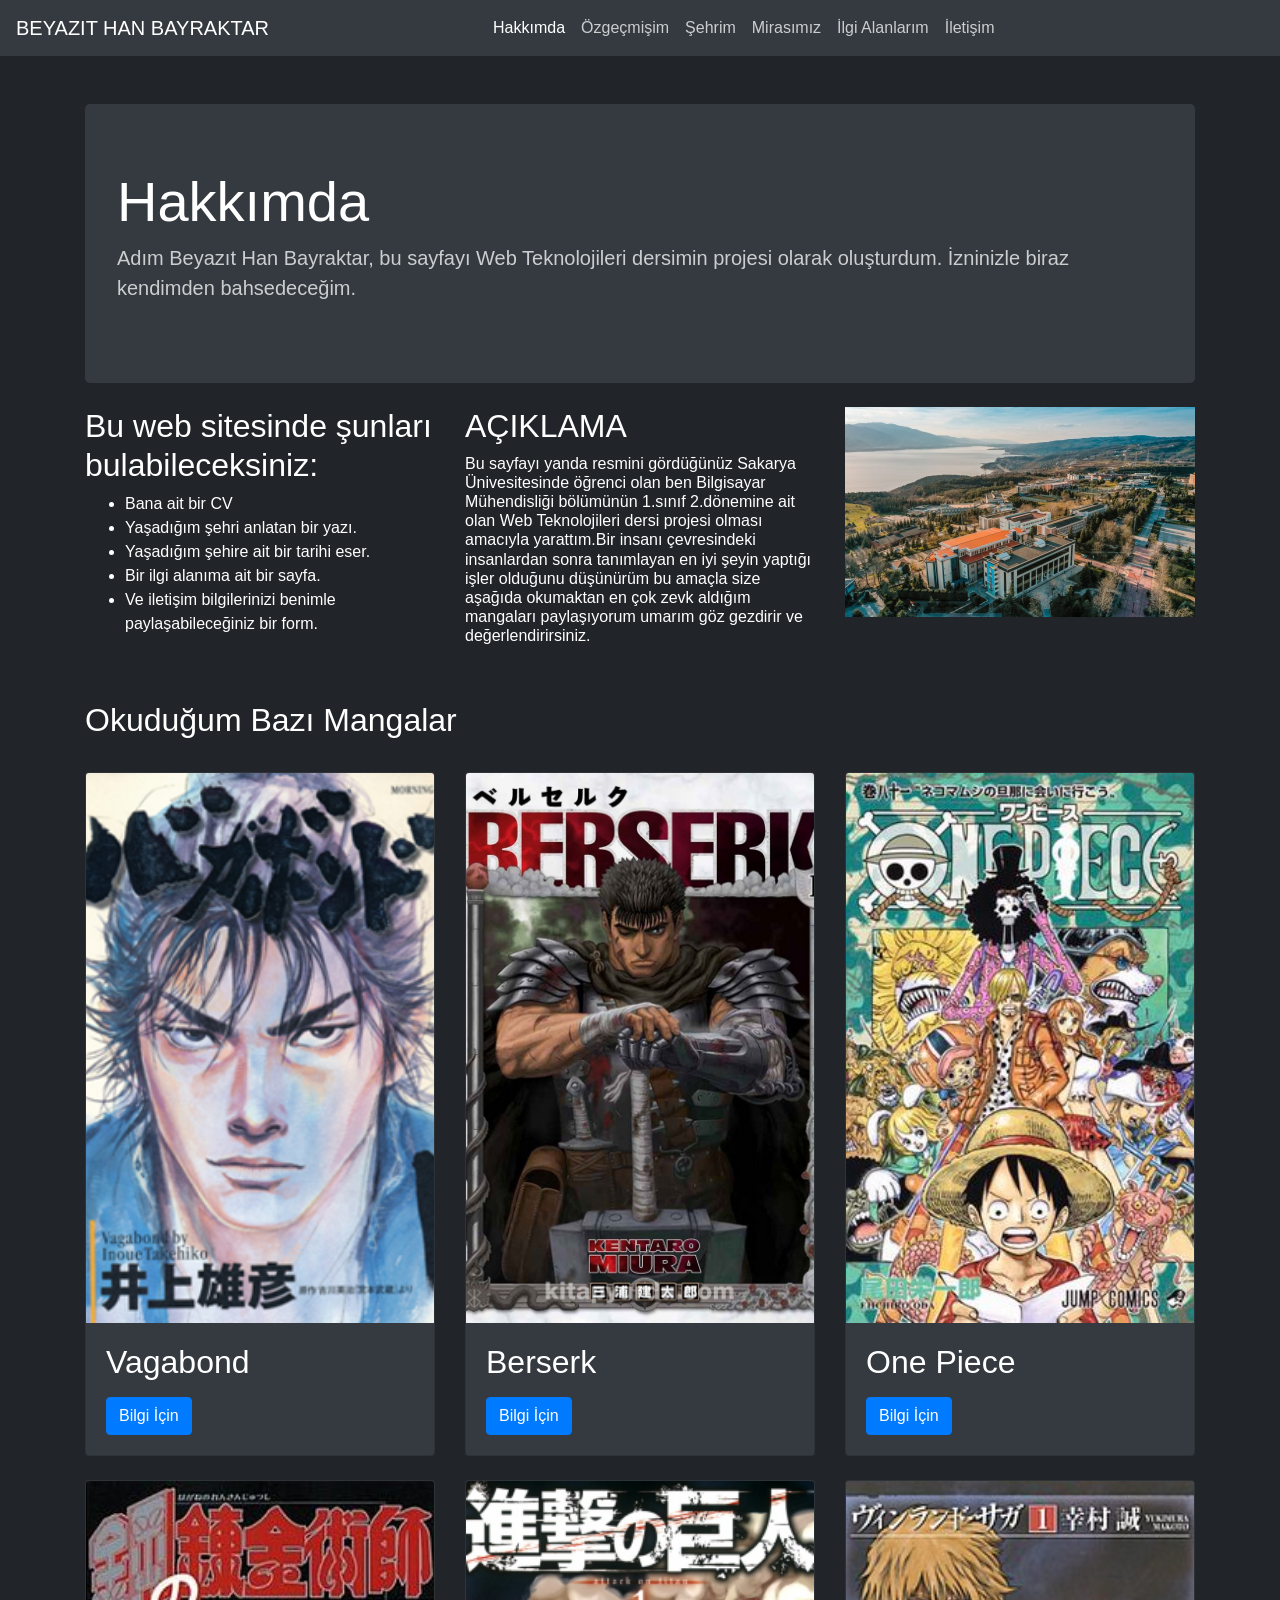
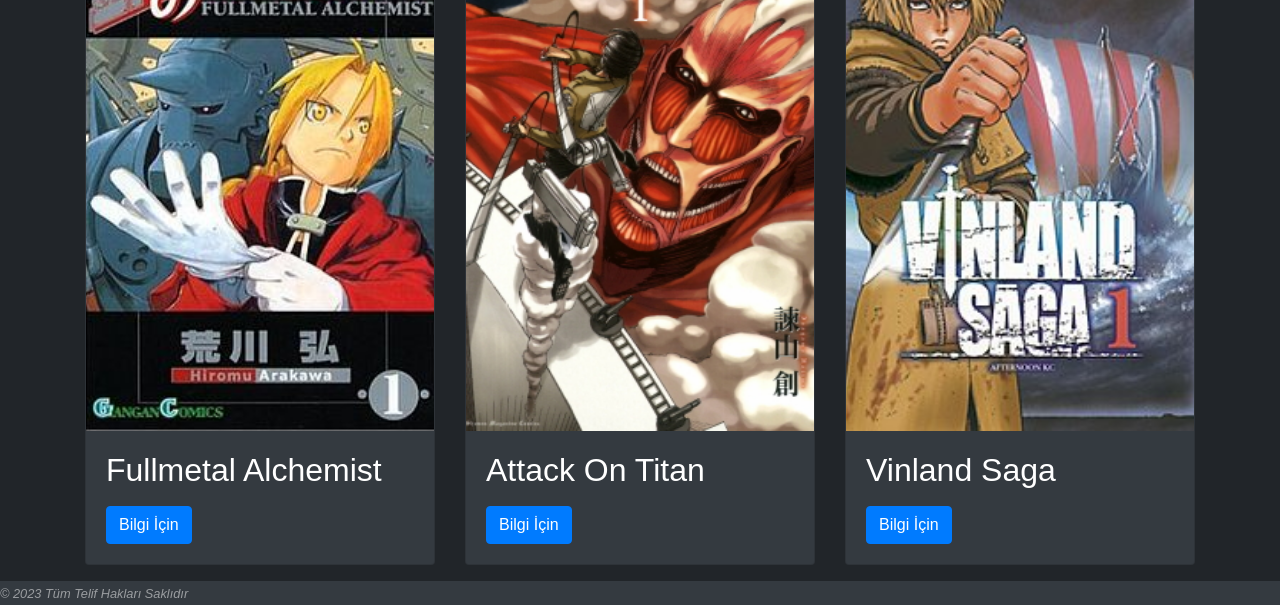
<file: webproje.html>
<!DOCTYPE html>
<html lang="tr">

<head>
  <meta charset="UTF-8">
  <meta name="viewport" content="width=device-width, initial-scale=1.0">
  <title>Hakkımda</title>
  <link rel="stylesheet" href="https://cdn.jsdelivr.net/npm/bootstrap@4.6.2/dist/css/bootstrap.min.css" integrity="sha384-xOolHFLEh07PJGoPkLv1IbcEPTNtaed2xpHsD9ESMhqIYd0nLMwNLD69Npy4HI+N" crossorigin="anonymous">
  <link rel="stylesheet" href="webproje.css">
  <style>
    .jumbotron {
      margin-bottom: 0;
    }

    .col-md-2 {
      margin-bottom: 30px;
    }
  </style>
</head>

<body>
  <nav class="navbar navbar-expand-lg navbar-dark bg-dark">
    <span class="navbar-brand mb-0 h1">BEYAZIT HAN BAYRAKTAR</span>
    <button class="navbar-toggler" type="button" data-toggle="collapse" data-target="#navbarSupportedContent" aria-controls="navbarSupportedContent" aria-expanded="false" aria-label="Toggle navigation">
      <span class="navbar-toggler-icon"></span>
    </button>
    <div class="mx-auto" style="width: 200px;"></div>
    <div class="collapse navbar-collapse" id="navbarSupportedContent">
      <ul class="navbar-nav">
        <li class="nav-item active">
          <a class="nav-link" href="webproje.html">Hakkımda</a>
        </li>
        <li class="nav-item">
          <a class="nav-link" href="ozgecmisim.html">Özgeçmişim</a>
        </li>
        <li class="nav-item">
          <a class="nav-link" href="sehrim.html">Şehrim</a>
        </li>
        <li class="nav-item">
          <a class="nav-link" href="mirasimiz.html">Mirasımız</a>
        </li>
        <li class="nav-item">
          <a class="nav-link" href="ilgialanlarim.html">İlgi Alanlarım</a>
        </li>
        <li class="nav-item">
          <a class="nav-link" href="iletisim.html">İletişim</a>
        </li>
      </ul>
    </div>
  </nav>

  <div class="container mt-5">
    <div class="row">
      <div class="col-md-12">
        <div class="jumbotron">
          <h1 class="display-4">Hakkımda</h1>
          <p class="lead">Adım Beyazıt Han Bayraktar, bu sayfayı Web Teknolojileri dersimin projesi olarak oluşturdum. İzninizle biraz kendimden bahsedeceğim.</p>
        </div>
      </div>
    </div>

    <div class="row">
      <div class="col-md-6 mt-4 col-lg-4">
        <h2>Bu web sitesinde şunları bulabileceksiniz:</h2>
        <ul>
          <li>Bana ait bir CV</li>
          <li>Yaşadığım şehri anlatan bir yazı.</li>
          <li>Yaşadığım şehire ait bir tarihi eser.</li>
          <li>Bir ilgi alanıma ait bir sayfa.</li>
          <li>Ve iletişim bilgilerinizi benimle paylaşabileceğiniz bir form.</li>
        </ul>
      </div>
      <div class="col-md-12 mt-4 col-lg-4">
        <h2>AÇIKLAMA</h2>
        <p class="h6 font-weight-normal mt-2">Bu sayfayı yanda resmini gördüğünüz Sakarya Ünivesitesinde öğrenci olan ben Bilgisayar Mühendisliği bölümünün 1.sınıf 2.dönemine ait olan Web Teknolojileri dersi projesi olması amacıyla yarattım.Bir insanı çevresindeki insanlardan sonra tanımlayan en iyi şeyin yaptığı işler olduğunu düşünürüm bu amaçla size aşağıda okumaktan en çok zevk aldığım mangaları paylaşıyorum umarım göz gezdirir ve değerlendirirsiniz.</p>
      </div>
      <div class="col-md-6 col-lg-4 mt-4">
        <a href="https://www.sakarya.edu.tr/"><img src="wp1.jpg" class="img-fluid" alt="Sakarya Üniversitesi"></a>
      </div>
    </div>

      
    
    <h2 class="mt-5">Okuduğum Bazı Mangalar</h2>
<div class="row">
  <div class="col-md-4">
    <div class="card mt-4">
      <img src="wp2.png" class="card-img-top" alt="Vagabond" style="height: 550px; object-fit: cover;">
      <div class="card-body">
        <h2 class="card-title">Vagabond</h2>
        <p class="card-text"></p>
        <a href="https://en.wikipedia.org/wiki/Vagabond_(manga)" target="_blank" class="btn btn-primary">Bilgi İçin</a>
      </div>
    </div>
  </div>
  <div class="col-md-4">
    <div class="card mt-4">
      <img src="wp3.jpg" class="card-img-top" alt="Berserk" style="height: 550px; object-fit: cover;">
      <div class="card-body">
        <h2 class="card-title">Berserk</h2>
        <p class="card-text"></p>
        <a href="https://tr.wikipedia.org/wiki/Berserk_(manga)" target="_blank" class="btn btn-primary">Bilgi İçin</a>
      </div>
    </div>
  </div>
  <div class="col-md-4">
    <div class="card mt-4">
      <img src="wp4.jpg" class="card-img-top" alt="One Piece" style="height: 550px; object-fit: cover;">
      <div class="card-body">
        <h2 class="card-title">One Piece</h2>
        <p class="card-text"></p>
        <a href="https://tr.wikipedia.org/wiki/One_Piece" target="_blank" class="btn btn-primary">Bilgi İçin</a>
      </div>
    </div>
  </div>
  <div class="col-md-4">
    <div class="card mt-4">
      <img src="wp5.jpg" class="card-img-top" alt="Fullmetal Alchemist" style="height: 550px; object-fit: cover;">
      <div class="card-body">
        <h2 class="card-title">Fullmetal Alchemist</h2>
        <p class="card-text"></p>
        <a href="https://en.wikipedia.org/wiki/Fullmetal_Alchemist" target="_blank" class="btn btn-primary">Bilgi İçin</a>
      </div>
    </div>
  </div>
  <div class="col-md-4">
    <div class="card mt-4">
      <img src="wp6.jpg" class="card-img-top" alt="Attack On Titan" style="height: 550px; object-fit: cover;">
      <div class="card-body">
        <h2 class="card-title">Attack On Titan</h2>
        <p class="card-text"></p>
        <a href="https://en.wikipedia.org/wiki/Attack_on_Titan" target="_blank" class="btn btn-primary">Bilgi İçin</a>
        </div>
        </div>
        
          </div>
          <div class="col-md-4">
            <div class="card mt-4">
              <img src="wp7.jpg" class="card-img-top" alt="Vinland Saga" style="height: 550px; object-fit: cover;">
              <div class="card-body">
                <h2 class="card-title">Vinland Saga</h2>
                <p class="card-text"></p>
                <a href="https://en.wikipedia.org/wiki/Vinland_Saga_(manga)" target="_blank" class="btn btn-primary">Bilgi İçin</a>
              </div>
            </div>
          </div>
        </div>

      
        </div>
      </div>
     
      <footer class="bg-dark text-white-50 mt-3">
   
        <small><i>&copy 2023 Tüm Telif Hakları Saklıdır</i></small>
         
    </footer>
      <script src="https://cdn.jsdelivr.net/npm/jquery@3.5.1/dist/jquery.slim.min.js" integrity="sha384-DfXdz2htPH0lsSSs5nCTpuj/zy4C+OGpamoFVy38MVBnE+IbbVYUew+OrCXaRkfj" crossorigin="anonymous"></script>
      <script src="https://cdn.jsdelivr.net/npm/popper.js@1.16.1/dist/umd/popper.min.js" integrity="sha384-9/reFTGAW83EW2RDu2S0VKaIzap3H66lZH81PoYlFhbGU+6BZp6G7niu735Sk7lN" crossorigin="anonymous"></script>
      <script src="https://cdn.jsdelivr.net/npm/bootstrap@4.6.2/dist/js/bootstrap.min.js" integrity="sha384-+sLIOodYLS7CIrQpBjl+C7nPvqq+FbNUBDunl/OZv93DB7Ln/533i8e/mZXLi/P+" crossorigin="anonymous"></script>
      </body>
      </html>
</file>
<file: login.css>
* {
    box-sizing: border-box;
}

*:focus {
    outline: none;
}

body {
    font-family: fantasy;
    background: #808080 url("login.jpeg") no-repeat center center fixed;
    padding: 50px;
    background-size: cover;
}

.login {
    margin: 20px auto;
    width: 300px;
}

.login-screen {
    background-color: beige;
    padding: 20px;
    border-radius: 5px;
}

.app-title {
    text-align: center;
    color: rgb(3, 3, 3);
}

.login-form {
    text-align: center;
}

.control-group {
    margin-bottom: 10px;
}

input {
    text-align: center;
    background-color: #444444;
    border: 2px solid #000000;
    border-radius: 3px;
    font-size: 16px;
    font-weight: 200;
    padding: 10px 0;
    width: 250px;
    transition: border .5s;
    color: #ffffff;
}

input:focus {
    border: 2px solid #020202;
    box-shadow: none;
}

.button {
    border: none;
    background: #444444;
    color: #ffffff;
    font-size: 12px;
    line-height: 32px;
    padding: 12px 32px;
    text-decoration: none;
    text-shadow: none;
    border-radius: 3px;
    transition: 0.25s;
    display: block;
    width: 250px;
    margin: 0 auto;
    margin-top: 5px;
}

.button:hover {
    background-color: #2980b9;
}
</file>
<file: ozgecmisim.css>
body {
  background-color:#212529;
}
.sayfa{
  background-color: #212529;
  color:white;
}
.sütun1 {
  background-color: rgba(32, 27, 27, 0.604);
}
</file>
<file: sehrim.css>
body {
    background-color: #212529;
    color: white;
  }
  
  .carousel-indicators li {
    background-color: white;
  }
  
  .carousel-indicators .active {
    background-color: rgba(255, 255, 255, 0.5);
  }
  
  .carousel-control-prev-icon,
  .carousel-control-next-icon {
    filter: invert(100%);
  }
</file>
<file: webproje.css>
body {
  background-color: #212529;
  color: #fff;
}

.navbar-dark .navbar-nav .nav-link {
  color: rgba(255, 255, 255, 0.75);
}

.navbar-dark .navbar-nav .nav-link:hover {
  color: #fff;
}

.jumbotron {
  background-color: #343a40;
  color: #fff;
}

h1, h2, h3, h4, h5, h6 {
  color: #fff;
}

.card {
  background-color: #343a40;
  color: #fff;
}

.card-title {
  color: #fff;
}

.card-text, .lead {
  color: rgba(255, 255, 255, 0.75);
}

.btn-primary {
  background-color: #007bff;
  border-color: #007bff;
}

.btn-primary:hover {
  background-color: #0069d9;
  border-color: #0062cc;
}

.btn-primary:focus, .btn-primary.focus {
  box-shadow: 0 0 0 0.2rem rgba(0, 123, 255, 0.5);
}
</file>
